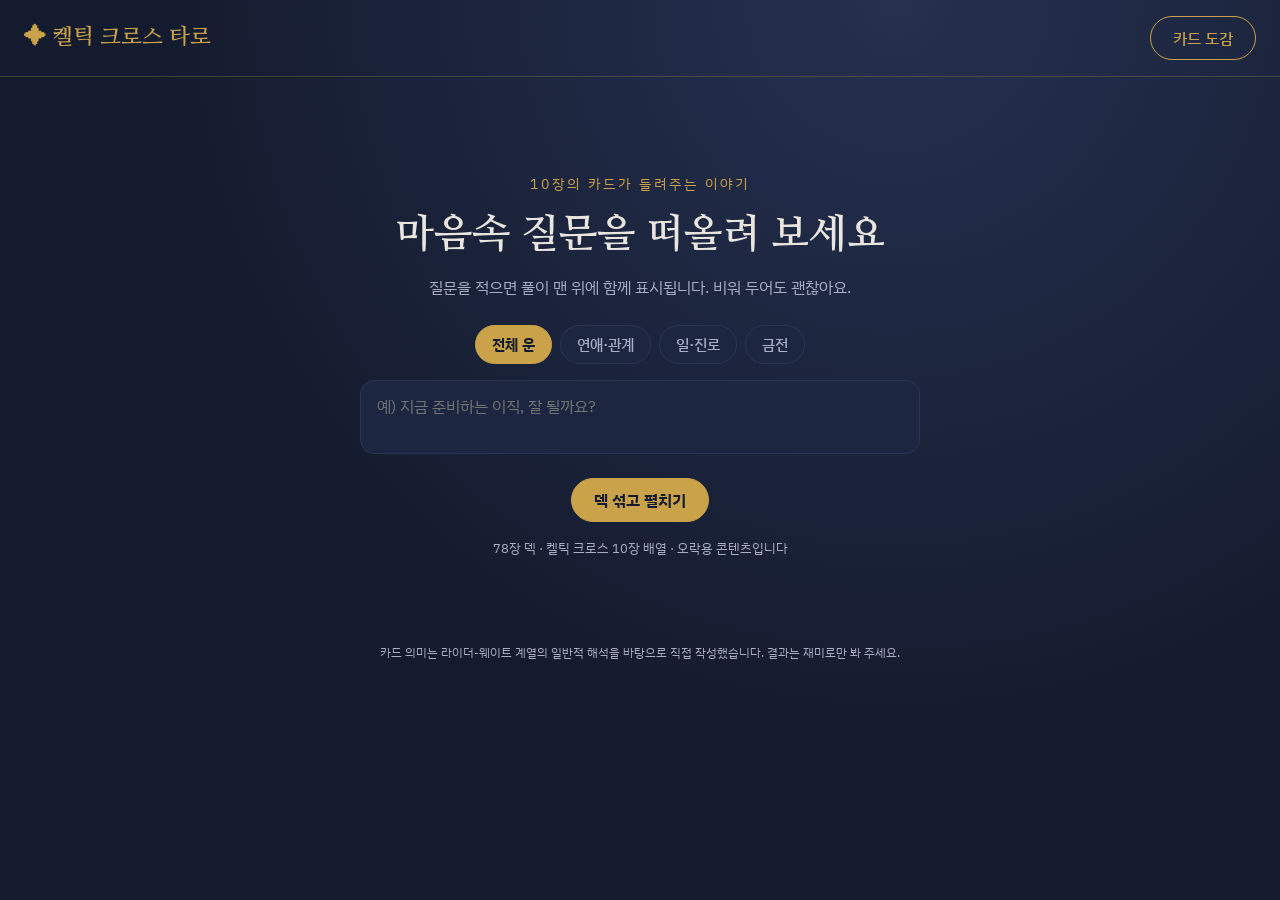
<file: index.html>
<!doctype html>
<html lang="ko">
<head>
  <meta charset="utf-8">
  <meta name="viewport" content="width=device-width, initial-scale=1">
  <title>켈틱 크로스 타로</title>
  <meta name="description" content="78장 덱에서 10장을 순서대로 뽑아 켈틱 크로스로 풀이하는 웹 타로 게임">
  <link rel="preconnect" href="https://fonts.googleapis.com">
  <link rel="preconnect" href="https://fonts.gstatic.com" crossorigin>
  <link rel="stylesheet" href="https://fonts.googleapis.com/css2?family=IBM+Plex+Sans+KR:wght@400;500;700&family=Nanum+Myeongjo:wght@700;800&family=UnifrakturMaguntia&display=swap">
  <link rel="stylesheet" href="css/style.css">
</head>
<body>
  <header class="topbar">
    <h1 class="logo">✦ 켈틱 크로스 타로</h1>
    <nav class="topnav">
      <a class="btn ghost" href="gallery.html">카드 도감</a>
      <button id="restartBtn" class="btn ghost" hidden>처음으로</button>
    </nav>
  </header>

  <main>
    <!-- 1단계: 질문 -->
    <section id="intro" class="intro">
      <p class="eyebrow">10장의 카드가 들려주는 이야기</p>
      <h2>마음속 질문을 떠올려 보세요</h2>
      <p class="sub">질문을 적으면 풀이 맨 위에 함께 표시됩니다. 비워 두어도 괜찮아요.</p>
      <div id="topics" class="topics" role="radiogroup" aria-label="질문 주제"></div>
      <textarea id="question" rows="2" maxlength="120" placeholder="예) 지금 준비하는 이직, 잘 될까요?"></textarea>
      <button id="startBtn" class="btn primary">덱 섞고 펼치기</button>
      <p class="fine">78장 덱 · 켈틱 크로스 10장 배열 · 오락용 콘텐츠입니다</p>
    </section>

    <!-- 2단계: 게임판 -->
    <section id="game" class="game" hidden>
      <div class="table-area">
        <div id="board" class="board" aria-label="켈틱 크로스 배치판"></div>
        <div class="controls">
          <ol id="progress" class="progress" aria-label="진행 상황"></ol>
          <p id="prompt" class="prompt"></p>
        </div>
        <div id="fan" class="fan" aria-label="펼쳐진 카드 78장"></div>
      </div>

      <aside class="reading-panel">
        <p id="questionLabel" class="question-label" hidden></p>
        <ol id="readingList" class="reading-list"></ol>
        <button id="summaryBtn" class="btn primary wide" hidden>종합 풀이 보기</button>
        <section id="summary" class="summary" hidden></section>
      </aside>
    </section>
  </main>

  <!-- 카드 상세 -->
  <div id="modal" class="modal" hidden>
    <div class="modal-box" role="dialog" aria-modal="true" aria-labelledby="modalTitle">
      <button id="modalClose" class="modal-close" aria-label="닫기">✕</button>
      <div id="modalCard" class="modal-card"></div>
      <div class="modal-info">
        <p id="modalPos" class="modal-pos"></p>
        <h3 id="modalTitle"></h3>
        <p id="modalEn" class="modal-en"></p>
        <div class="modal-meaning"><p class="modal-label">정방향</p><p id="modalUp"></p></div>
        <div class="modal-meaning"><p class="modal-label">역방향</p><p id="modalRev"></p></div>
      </div>
    </div>
  </div>

  <footer class="footer">카드 의미는 라이더-웨이트 계열의 일반적 해석을 바탕으로 직접 작성했습니다. 결과는 재미로만 봐 주세요.</footer>

  <script src="js/cards.js"></script>
  <script src="js/art.js"></script>
  <script src="js/reading.js"></script>
  <script src="js/app.js"></script>
</body>
</html>
</file>
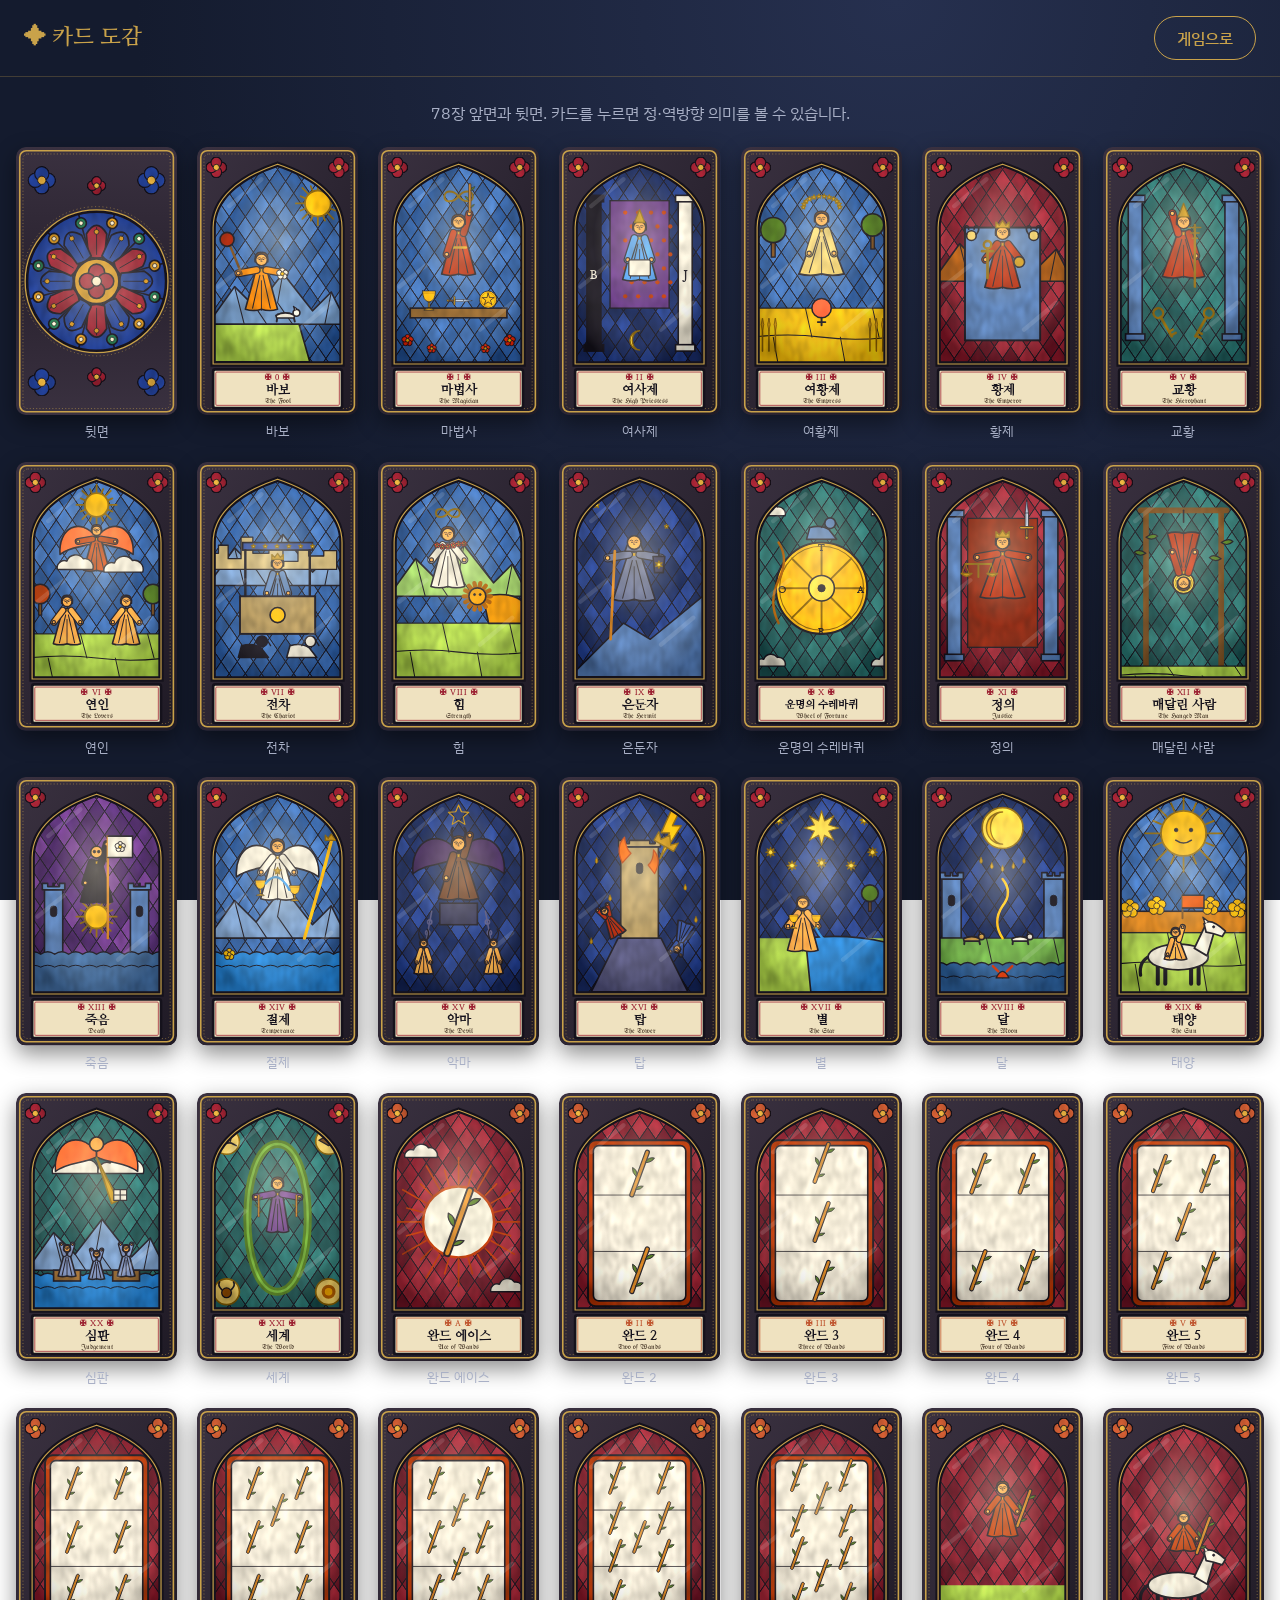
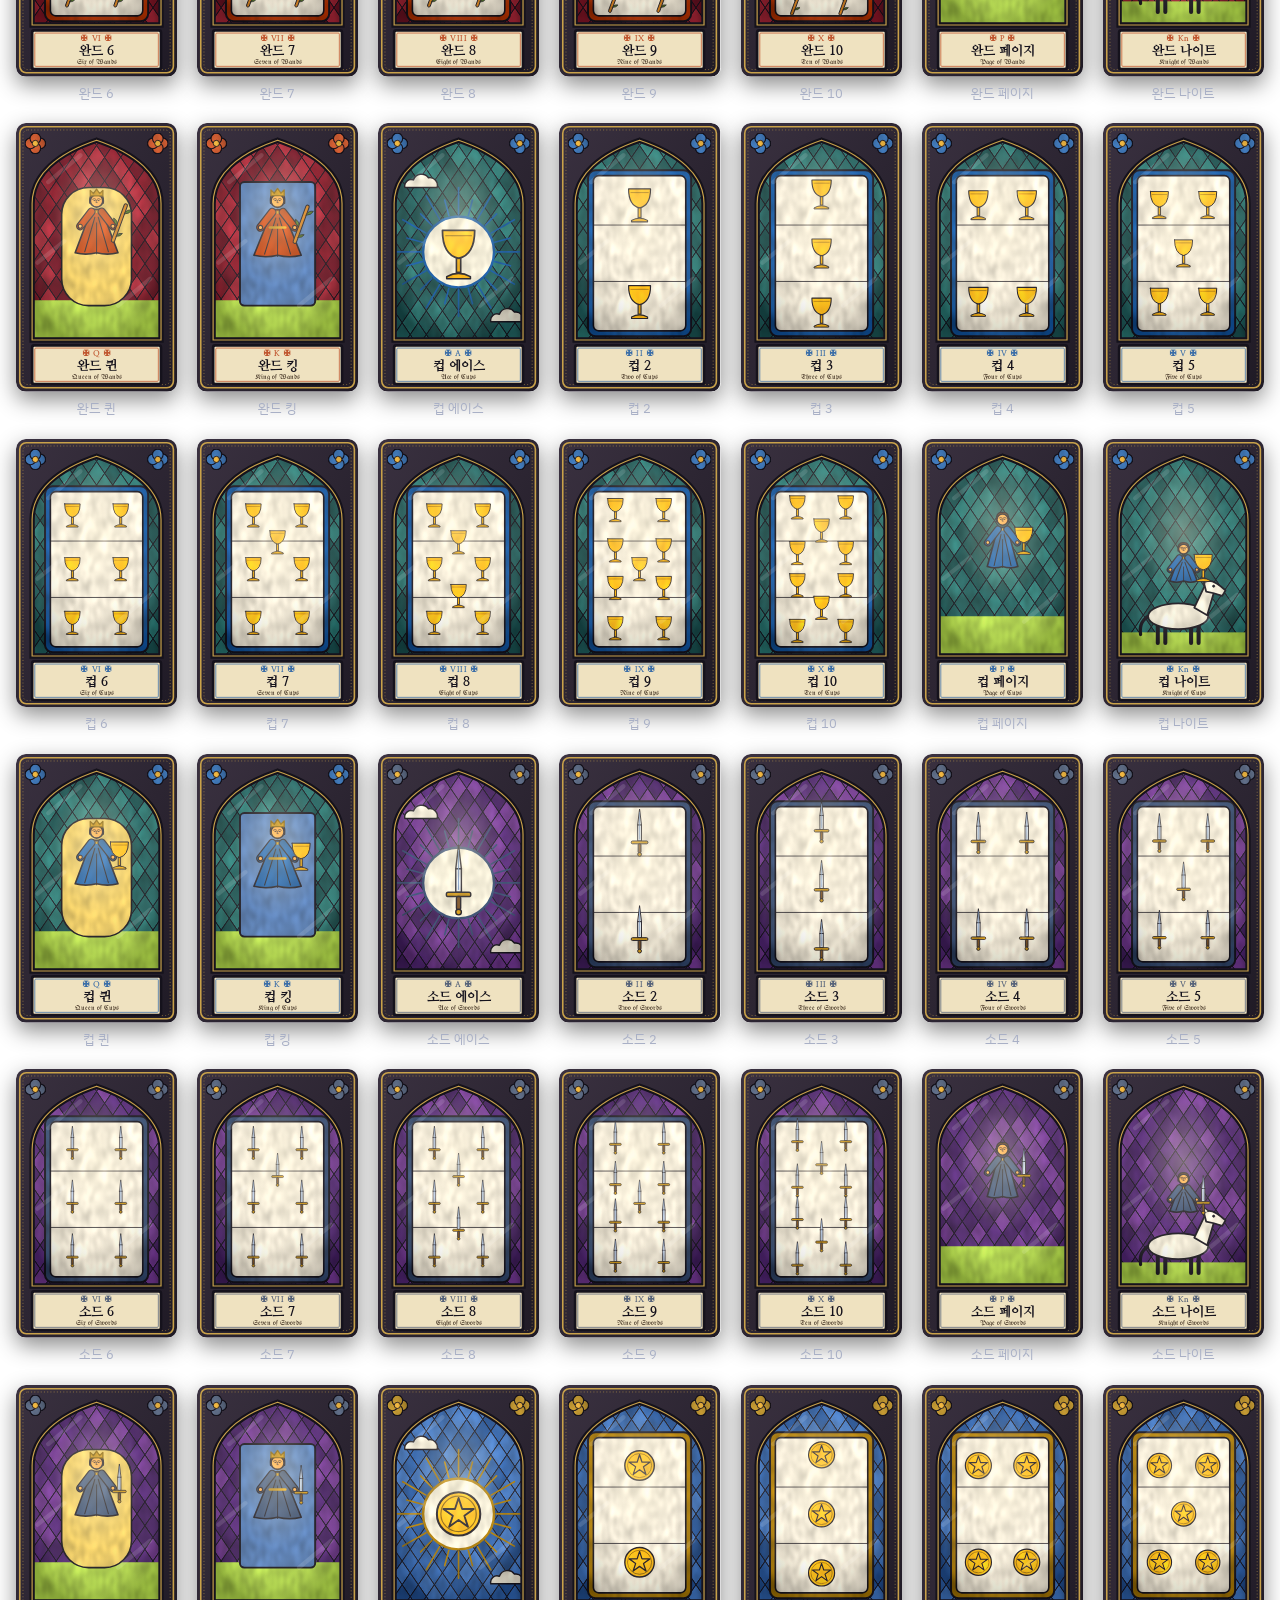
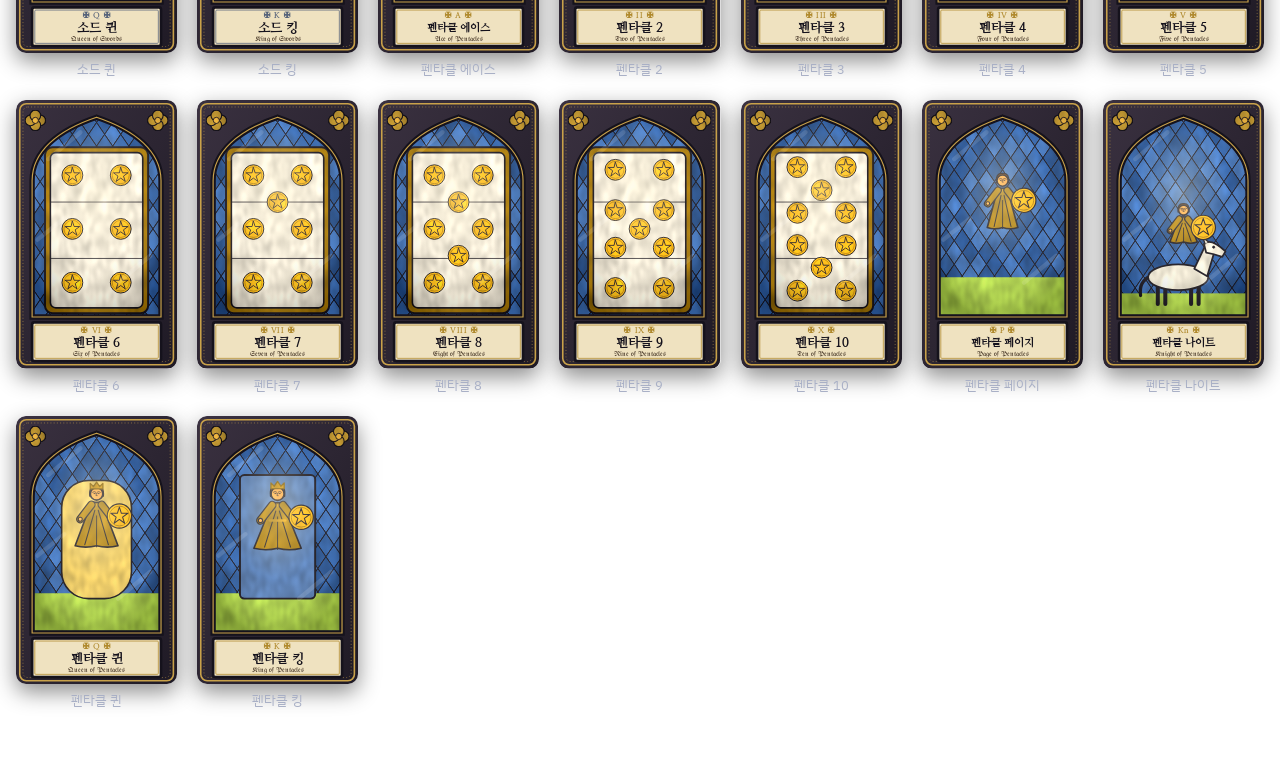
<file: gallery.html>
<!doctype html>
<html lang="ko">
<head>
  <meta charset="utf-8">
  <meta name="viewport" content="width=device-width, initial-scale=1">
  <title>카드 도감 · 켈틱 크로스 타로</title>
  <link rel="stylesheet" href="https://fonts.googleapis.com/css2?family=IBM+Plex+Sans+KR:wght@400;500;700&family=Nanum+Myeongjo:wght@700;800&family=UnifrakturMaguntia&display=swap">
  <link rel="stylesheet" href="css/style.css">
</head>
<body>
  <header class="topbar">
    <h1 class="logo">✦ 카드 도감</h1>
    <a class="btn ghost" href="index.html">게임으로</a>
  </header>
  <main>
    <p class="gallery-note">78장 앞면과 뒷면. 카드를 누르면 정·역방향 의미를 볼 수 있습니다.</p>
    <div id="gallery" class="gallery"></div>
  </main>
  <div id="modal" class="modal" hidden>
    <div class="modal-box" role="dialog" aria-modal="true" aria-labelledby="modalTitle">
      <button id="modalClose" class="modal-close" aria-label="닫기">✕</button>
      <div id="modalCard" class="modal-card"></div>
      <div class="modal-info">
        <h3 id="modalTitle"></h3>
        <p id="modalEn" class="modal-en"></p>
        <div class="modal-meaning current"><p class="modal-label">정방향</p><p id="modalUp"></p></div>
        <div class="modal-meaning current"><p class="modal-label">역방향</p><p id="modalRev"></p></div>
      </div>
    </div>
  </div>
  <script src="js/cards.js"></script>
  <script src="js/art.js"></script>
  <script>
    const gallery = document.getElementById("gallery");
    const modal = document.getElementById("modal");
    const tile = (svg, label) => `<figure class="gallery-item"><div class="gallery-card">${svg}</div><figcaption>${label}</figcaption></figure>`;
    gallery.innerHTML = tile(ART.back(), "뒷면") + DECK.map((c, i) => tile(ART.front(c), c.nameKo).replace("gallery-item", `gallery-item" data-i="${i}`)).join("");
    gallery.addEventListener("click", (e) => {
      const item = e.target.closest("[data-i]");
      if (!item) return;
      const c = DECK[item.dataset.i];
      document.getElementById("modalCard").innerHTML = ART.front(c);
      document.getElementById("modalTitle").textContent = c.nameKo;
      document.getElementById("modalEn").textContent = c.nameEn;
      document.getElementById("modalUp").textContent = `${c.upright} — ${c.uprightText}`;
      document.getElementById("modalRev").textContent = `${c.reversed} — ${c.reversedText}`;
      modal.hidden = false;
    });
    document.getElementById("modalClose").addEventListener("click", () => { modal.hidden = true; });
    modal.addEventListener("click", (e) => { if (e.target === modal) modal.hidden = true; });
    document.addEventListener("keydown", (e) => { if (e.key === "Escape") modal.hidden = true; });
  </script>
</body>
</html>
</file>
<file: css/style.css>
:root {
  --night: #141b2e;
  --night-2: #1d2640;
  --night-3: #2a3556;
  --gold: #c9a24a;
  --gold-soft: #e3c983;
  --parchment: #f6f2ea;
  --ink: #1e2438;
  --muted: #a9b0c6;
  --text: #e9e6df;
  --serif: "Nanum Myeongjo", Georgia, serif;
  --sans: "IBM Plex Sans KR", system-ui, sans-serif;
}

* { box-sizing: border-box; }

body {
  margin: 0;
  min-height: 100vh;
  background: radial-gradient(ellipse at 70% 0%, #26304f 0%, var(--night) 60%) fixed;
  color: var(--text);
  font-family: var(--sans);
  line-height: 1.6;
}

[hidden] { display: none !important; }

.topbar {
  display: flex;
  align-items: center;
  justify-content: space-between;
  padding: 16px 24px;
  border-bottom: 1px solid rgba(201, 162, 74, 0.25);
}
.logo { margin: 0; font-family: var(--serif); font-size: 22px; color: var(--gold); }
.topnav { display: flex; gap: 8px; }
a.btn { text-decoration: none; display: inline-block; }

main { max-width: 1280px; margin: 0 auto; padding: 24px 16px 48px; }

.btn {
  font: 500 16px var(--sans);
  border-radius: 999px;
  padding: 10px 22px;
  cursor: pointer;
  border: 1px solid var(--gold);
  transition: transform 0.15s, background 0.15s;
}
.btn:active { transform: scale(0.97); }
.btn:disabled { opacity: 0.45; cursor: default; }
.btn.primary { background: var(--gold); color: var(--night); font-weight: 700; }
.btn.primary:hover:not(:disabled) { background: var(--gold-soft); }
.btn.ghost { background: transparent; color: var(--gold); }
.btn.wide { width: 100%; margin-top: 16px; }

/* 질문 화면 */
.intro { max-width: 560px; margin: 8vh auto 0; text-align: center; }
.eyebrow { color: var(--gold); letter-spacing: 3px; font-size: 14px; margin: 0; }
.intro h2 { font-family: var(--serif); font-size: clamp(28px, 5vw, 40px); margin: 8px 0; }
.sub { color: var(--muted); margin: 0 0 24px; }
.intro textarea {
  width: 100%;
  padding: 14px 16px;
  border-radius: 14px;
  border: 1px solid var(--night-3);
  background: var(--night-2);
  color: var(--text);
  font: 16px var(--sans);
  resize: none;
  margin-bottom: 16px;
}
.intro textarea:focus { outline: 2px solid var(--gold); }
.fine { color: var(--muted); font-size: 13px; margin-top: 16px; }

/* 게임 화면 */
.game { display: grid; grid-template-columns: minmax(0, 1.15fr) minmax(320px, 0.85fr); gap: 32px; align-items: start; }

.board {
  position: relative;
  width: 100%;
  max-width: max(380px, calc((100vh - 400px) * 680 / 640));
  margin: 0 auto;
  aspect-ratio: 680 / 640;
  border-radius: 24px;
  background: radial-gradient(circle at 34% 50%, rgba(201, 162, 74, 0.1), transparent 55%), var(--night-2);
  border: 1px solid rgba(201, 162, 74, 0.2);
}

.slot {
  position: absolute;
  border: 1.5px dashed rgba(201, 162, 74, 0.35);
  border-radius: 10px;
  display: flex;
  flex-direction: column;
  align-items: center;
  justify-content: center;
  gap: 2px;
  color: rgba(201, 162, 74, 0.6);
  text-align: center;
}
.slot-cross { border: none; z-index: 2; }
.slot.filled { border-color: transparent; }
.slot.filled .slot-num, .slot.filled .slot-name { visibility: hidden; }
.slot-num { font: 800 clamp(16px, 2.4vw, 26px) var(--serif); }
.slot-name { font-size: clamp(9px, 1.1vw, 12px); padding: 0 4px; }
.slot.active .card { box-shadow: 0 0 0 3px var(--gold), 0 10px 30px rgba(0, 0, 0, 0.5); }

.flyer { position: absolute; inset: 0; cursor: pointer; }
.rot { width: 100%; height: 100%; }
.rot.crossed { transform: rotate(90deg); }

.card {
  position: relative;
  width: 100%;
  height: 100%;
  transform-style: preserve-3d;
  transition: transform 0.6s;
  border-radius: 6%/3.6%;
  box-shadow: 0 8px 22px rgba(0, 0, 0, 0.45);
}
.card.flipped { transform: rotateY(180deg); }

.face {
  position: absolute;
  inset: 0;
  border-radius: 6%/3.6%;
  backface-visibility: hidden;
  -webkit-backface-visibility: hidden;
  overflow: hidden;
}
.face.back { background: var(--card-back) center / 100% 100% no-repeat; }
.face.front { transform: rotateY(180deg); }
.face.front svg { width: 100%; height: 100%; display: block; }
.face.front.is-reversed svg { transform: rotate(180deg); }
.rev-badge {
  position: absolute;
  top: 4%;
  right: 6%;
  background: #b5452f;
  color: #fff;
  font-size: clamp(8px, 1vw, 12px);
  font-weight: 700;
  border-radius: 6px;
  padding: 0 5px;
}

.controls { margin-top: 18px; text-align: center; }
.prompt { margin: 0 0 6px; color: var(--muted); }
.prompt b { color: var(--gold-soft); }
.prompt-left { font-size: 13px; }
.controls .progress { justify-content: center; }

/* 펼친 카드 78장 */
.fan { display: flex; flex-direction: column; gap: 2px; padding: 4px 0 16px; --cw: 42px; --step: 13.6px; }
.fan-row { display: flex; justify-content: center; padding-top: 12px; }
.fan-card {
  flex: none;
  width: var(--cw);
  aspect-ratio: 3 / 5;
  margin-left: calc(var(--step) - var(--cw));
  padding: 0;
  border: none;
  border-radius: 4px;
  background: var(--card-back) center / 100% 100% no-repeat;
  box-shadow: -2px 2px 6px rgba(0, 0, 0, 0.45);
  cursor: pointer;
  transform: translateY(var(--dy)) rotate(var(--rot));
  transition: transform 0.18s, opacity 0.3s;
  animation: deal 0.45s backwards;
  animation-delay: var(--delay);
}
.fan-card:first-child { margin-left: 0; }
.fan-card:hover:not(:disabled), .fan-card:focus-visible { transform: translateY(calc(var(--dy) - 14px)) rotate(var(--rot)); outline: none; box-shadow: 0 0 0 2px var(--gold), 0 6px 14px rgba(0, 0, 0, 0.5); }
.fan-card.taken { opacity: 0; pointer-events: none; }
.fan.busy .fan-card, .fan.done .fan-card { cursor: default; }
.fan.done .fan-card:not(.taken) { opacity: 0.35; }
@keyframes deal { from { opacity: 0; transform: translateY(-40px) rotate(0deg); } }

/* 풀이 패널 */
.reading-panel {
  position: sticky;
  top: 16px;
  max-height: calc(100vh - 32px);
  overflow-y: auto;
  padding-right: 4px;
}
.question-label {
  margin: 0 0 12px;
  padding: 12px 16px;
  border-radius: 12px;
  background: rgba(201, 162, 74, 0.12);
  color: var(--gold-soft);
}
.reading-list { list-style: none; margin: 0; padding: 0; display: flex; flex-direction: column; gap: 12px; }
.entry {
  background: var(--night-2);
  border: 1px solid var(--night-3);
  border-radius: 14px;
  padding: 14px 16px;
  animation: rise 0.4s ease-out;
}
.entry.active { border-color: var(--gold); }
@keyframes rise { from { opacity: 0; transform: translateY(8px); } }
.entry-head { display: flex; justify-content: space-between; align-items: baseline; }
.entry-pos { font: 800 17px var(--serif); color: var(--gold); }
.entry-group { font-size: 12px; color: var(--muted); }
.entry-desc { margin: 2px 0 8px; font-size: 13px; color: var(--muted); }
.entry-card { margin: 0 0 6px; font-weight: 700; }
.entry-kw { margin: 0 0 8px; display: flex; flex-wrap: wrap; gap: 6px; }
.entry-kw span { font-size: 12px; padding: 1px 8px; border-radius: 999px; background: var(--night-3); color: var(--gold-soft); }
.entry-text { margin: 0; font-size: 15px; }

.summary {
  margin-top: 16px;
  padding: 20px;
  border-radius: 16px;
  background: var(--parchment);
  color: var(--ink);
}
.summary h3 { font: 800 24px var(--serif); margin: 0 0 12px; }
.summary-row { padding: 10px 0; border-top: 1px solid #e0d6c2; }
.summary-row p { margin: 0; }
.summary-head { font-weight: 700; color: #8a6a1f; font-size: 14px; }
.summary .fine { color: #6b7088; }

/* 주제 선택 */
.topics { display: flex; flex-wrap: wrap; justify-content: center; gap: 8px; margin-bottom: 16px; }
.chip {
  font: 500 15px var(--sans);
  padding: 8px 16px;
  border-radius: 999px;
  border: 1px solid var(--night-3);
  background: var(--night-2);
  color: var(--muted);
  cursor: pointer;
}
.chip[aria-checked="true"] { border-color: var(--gold); color: var(--night); background: var(--gold); font-weight: 700; }

/* 진행 표시 */
.progress { list-style: none; display: flex; gap: 6px; padding: 0; margin: 0 0 10px; flex-wrap: wrap; }
.progress li {
  width: 26px;
  height: 26px;
  border-radius: 50%;
  display: grid;
  place-items: center;
  font-size: 12px;
  border: 1px solid var(--night-3);
  color: var(--muted);
}
.progress li.done { background: var(--gold); border-color: var(--gold); color: var(--night); font-weight: 700; }
.progress li.current { border-color: var(--gold); color: var(--gold); animation: pulse 1.4s infinite; }
@keyframes pulse { 50% { box-shadow: 0 0 0 4px rgba(201, 162, 74, 0.25); } }

.summary-actions { display: flex; gap: 10px; margin-top: 16px; flex-wrap: wrap; }
.summary-actions .btn { flex: 1; }
.btn.ghost-dark { background: transparent; color: #8a6a1f; border-color: #8a6a1f; }

/* 카드 상세 */
.modal {
  position: fixed;
  inset: 0;
  z-index: 50;
  background: rgba(10, 14, 26, 0.75);
  display: grid;
  place-items: center;
  padding: 16px;
}
.modal-box {
  position: relative;
  display: flex;
  gap: 28px;
  align-items: center;
  max-width: 640px;
  width: 100%;
  background: var(--night-2);
  border: 1px solid var(--gold);
  border-radius: 20px;
  padding: 28px;
  animation: rise 0.25s ease-out;
}
.modal-close {
  position: absolute;
  top: 10px;
  right: 12px;
  background: none;
  border: none;
  color: var(--muted);
  font-size: 20px;
  cursor: pointer;
}
.modal-card { flex: none; width: 200px; height: 333px; }
.modal-card .rev-badge { font-size: 14px; }
.modal-info h3 { font: 800 28px var(--serif); margin: 4px 0 0; color: var(--gold); }
.modal-pos { margin: 0; font-size: 13px; color: var(--muted); }
.modal-en { margin: 0 0 12px; color: var(--muted); font-size: 14px; }
.modal-meaning { padding: 10px 12px; border-radius: 10px; margin-top: 8px; opacity: 0.6; }
.modal-meaning.current { background: rgba(201, 162, 74, 0.12); opacity: 1; }
.modal-meaning p { margin: 0; font-size: 14px; }
.modal-label { font-weight: 700; color: var(--gold-soft); margin-bottom: 2px !important; }

.footer { text-align: center; color: var(--muted); font-size: 12px; padding: 24px 16px; }

@media (max-width: 900px) {
  .game { grid-template-columns: 1fr; }
  .board { max-width: none; }
  .reading-panel { position: static; max-height: none; }
  .fan { --cw: 30px; --step: 12.6px; }
  .topbar { padding: 12px 16px; gap: 8px; }
  .logo { font-size: 18px; white-space: nowrap; }
  .topnav .btn { padding: 6px 12px; font-size: 14px; white-space: nowrap; }
  .progress { gap: 4px; margin-bottom: 6px; }
  .progress li { width: 20px; height: 20px; font-size: 10px; }
  .prompt { font-size: 13px; margin-bottom: 6px; }
  .modal-box { flex-direction: column; text-align: center; }
  .modal-card { width: 150px; height: 250px; }
}

/* 카드 도감 */
.gallery-note { color: var(--muted); text-align: center; margin: 0 0 20px; }
.gallery { display: grid; grid-template-columns: repeat(auto-fill, minmax(150px, 1fr)); gap: 20px; }
.gallery-item { margin: 0; text-align: center; cursor: pointer; }
.gallery-card { aspect-ratio: 3 / 5; border-radius: 10px; overflow: hidden; box-shadow: 0 8px 22px rgba(0, 0, 0, 0.45); transition: transform 0.15s; }
.gallery-item:hover .gallery-card { transform: translateY(-4px); }
.gallery-card svg, .modal-card svg { width: 100%; height: 100%; display: block; }
.gallery-item figcaption { font-size: 13px; color: var(--muted); margin-top: 6px; }
</file>
